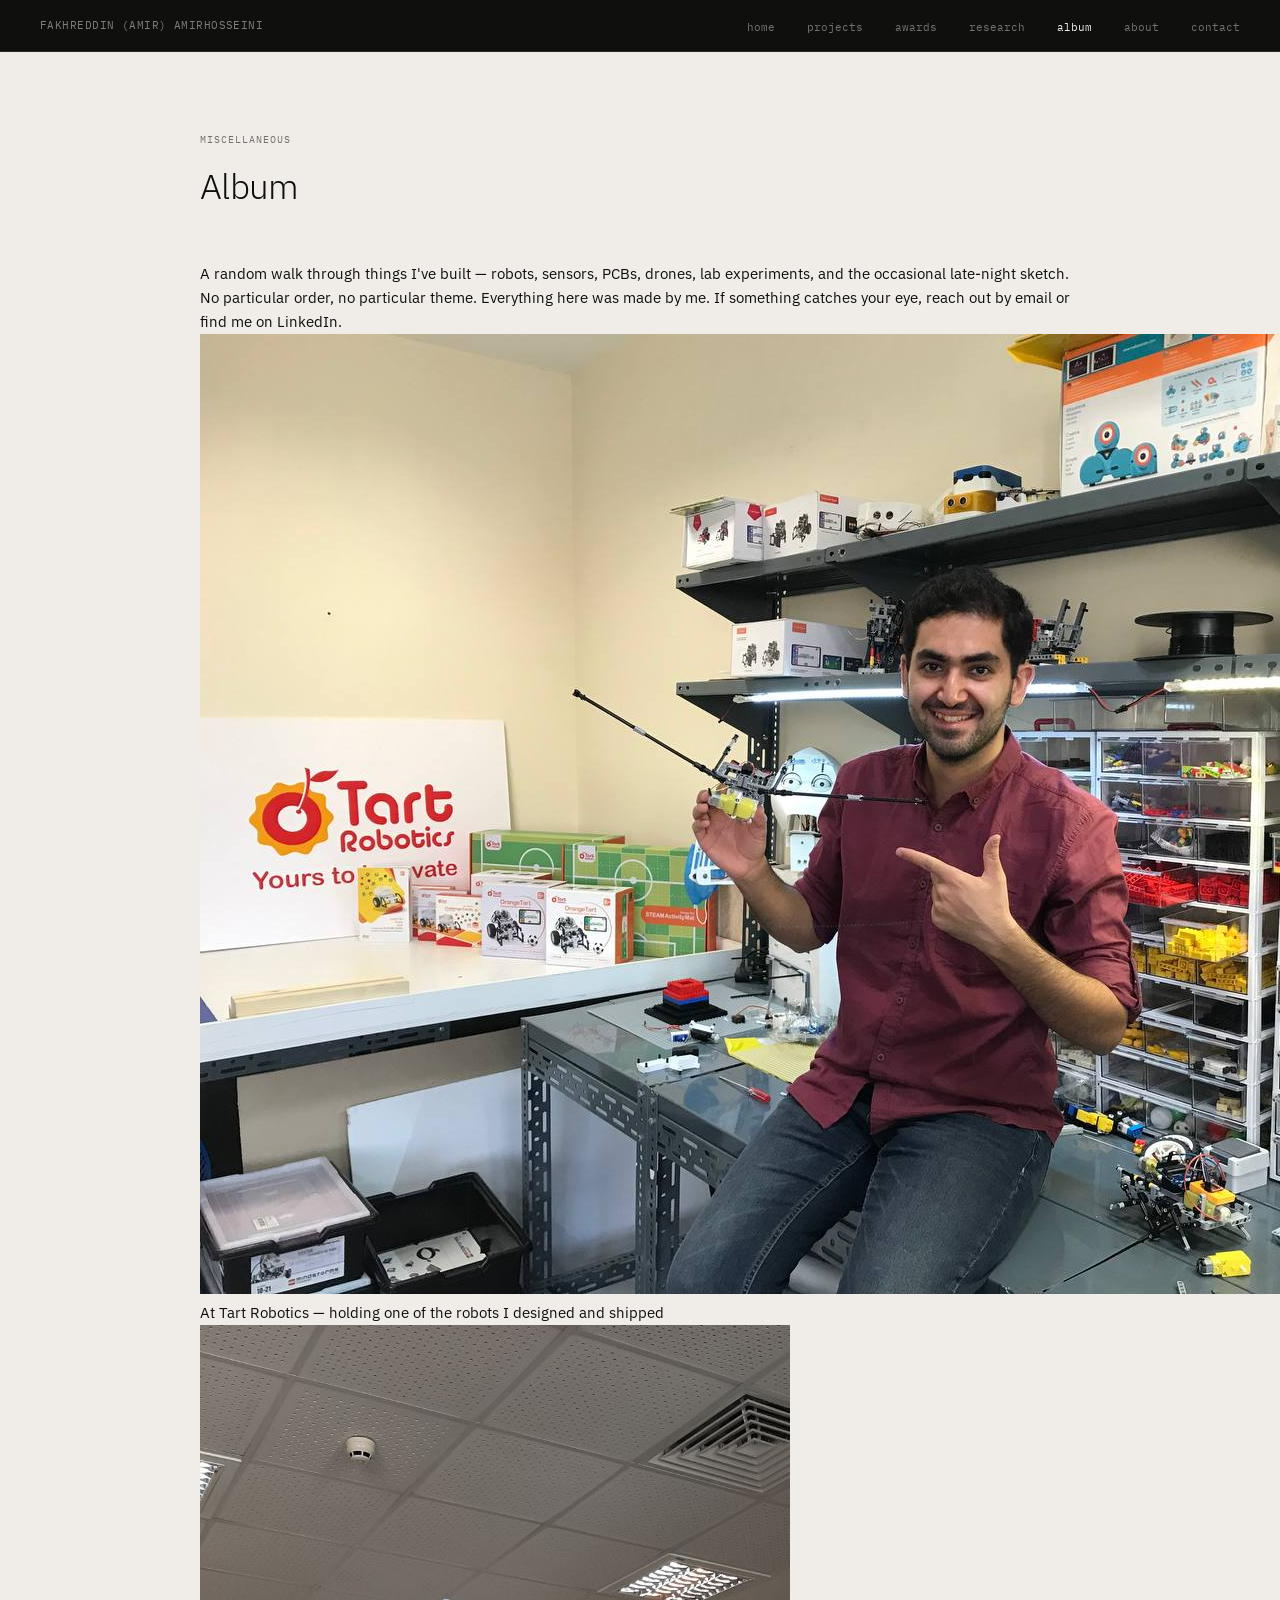
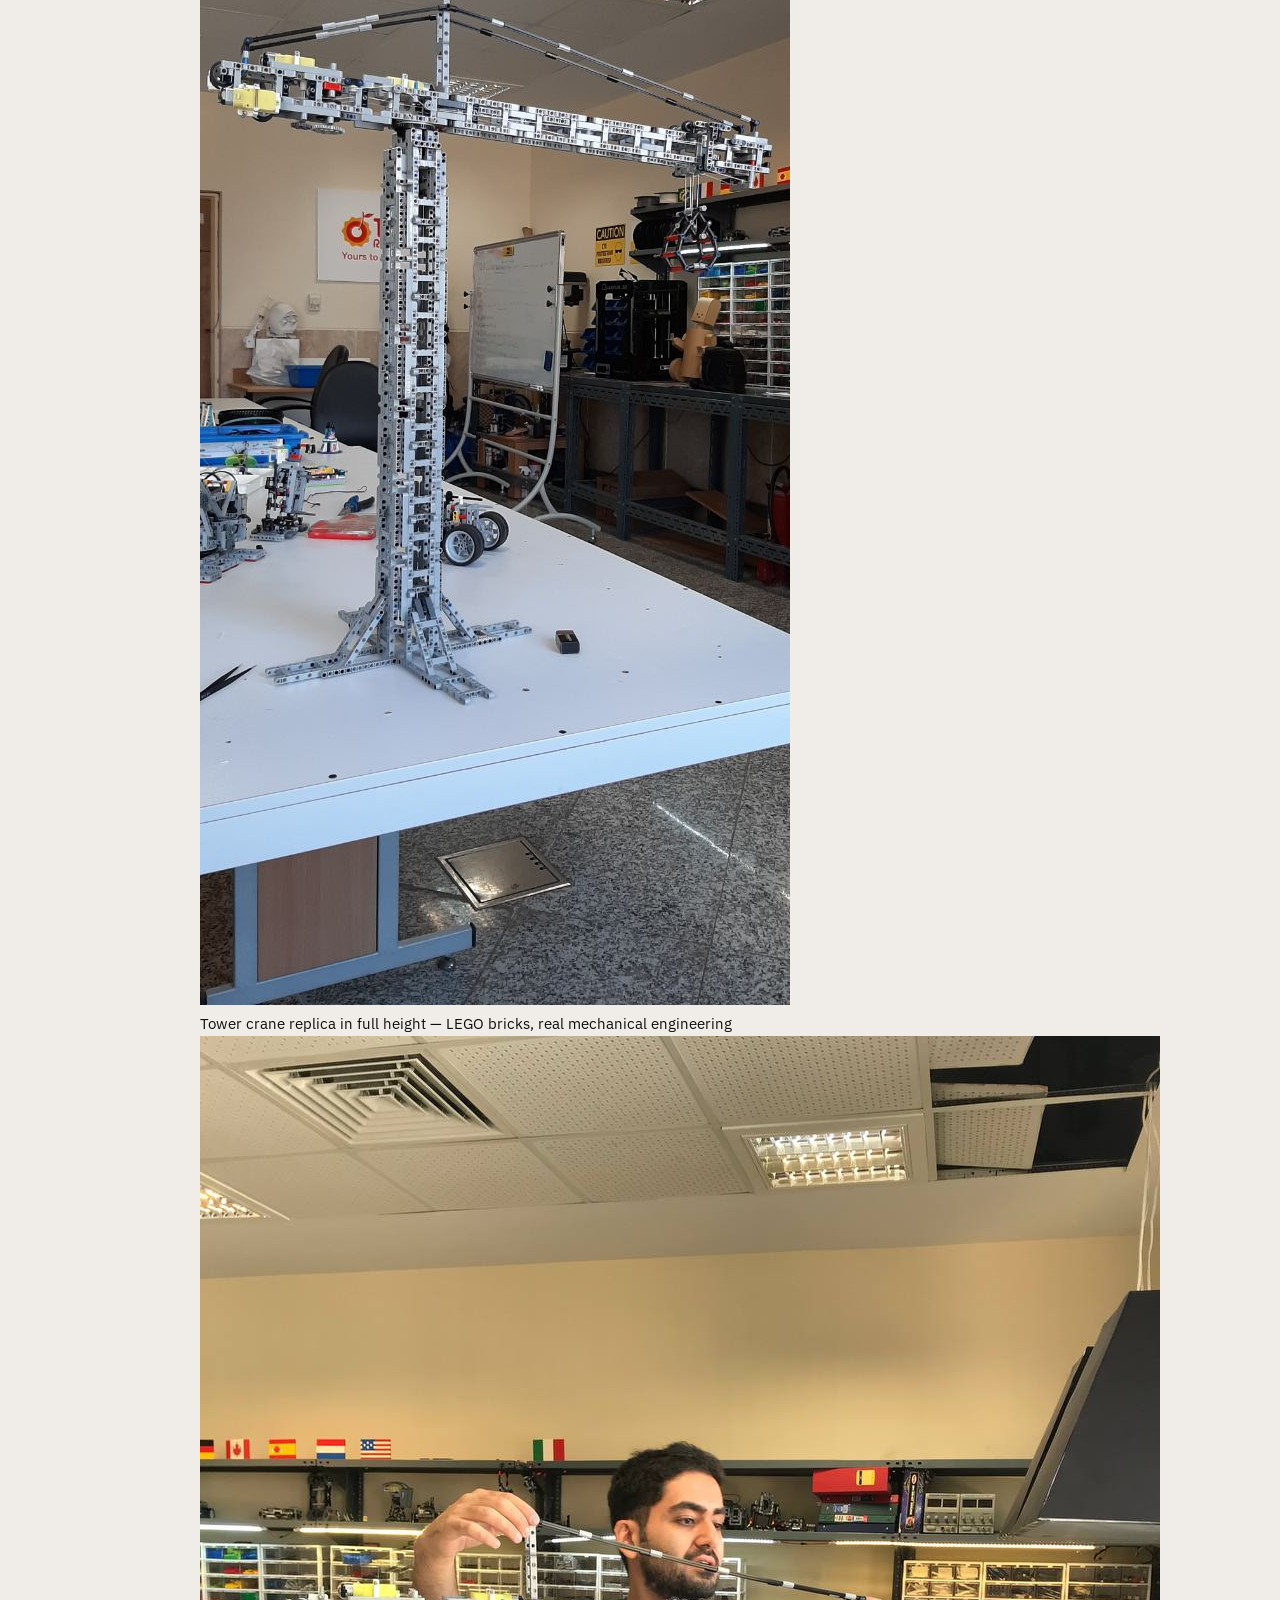
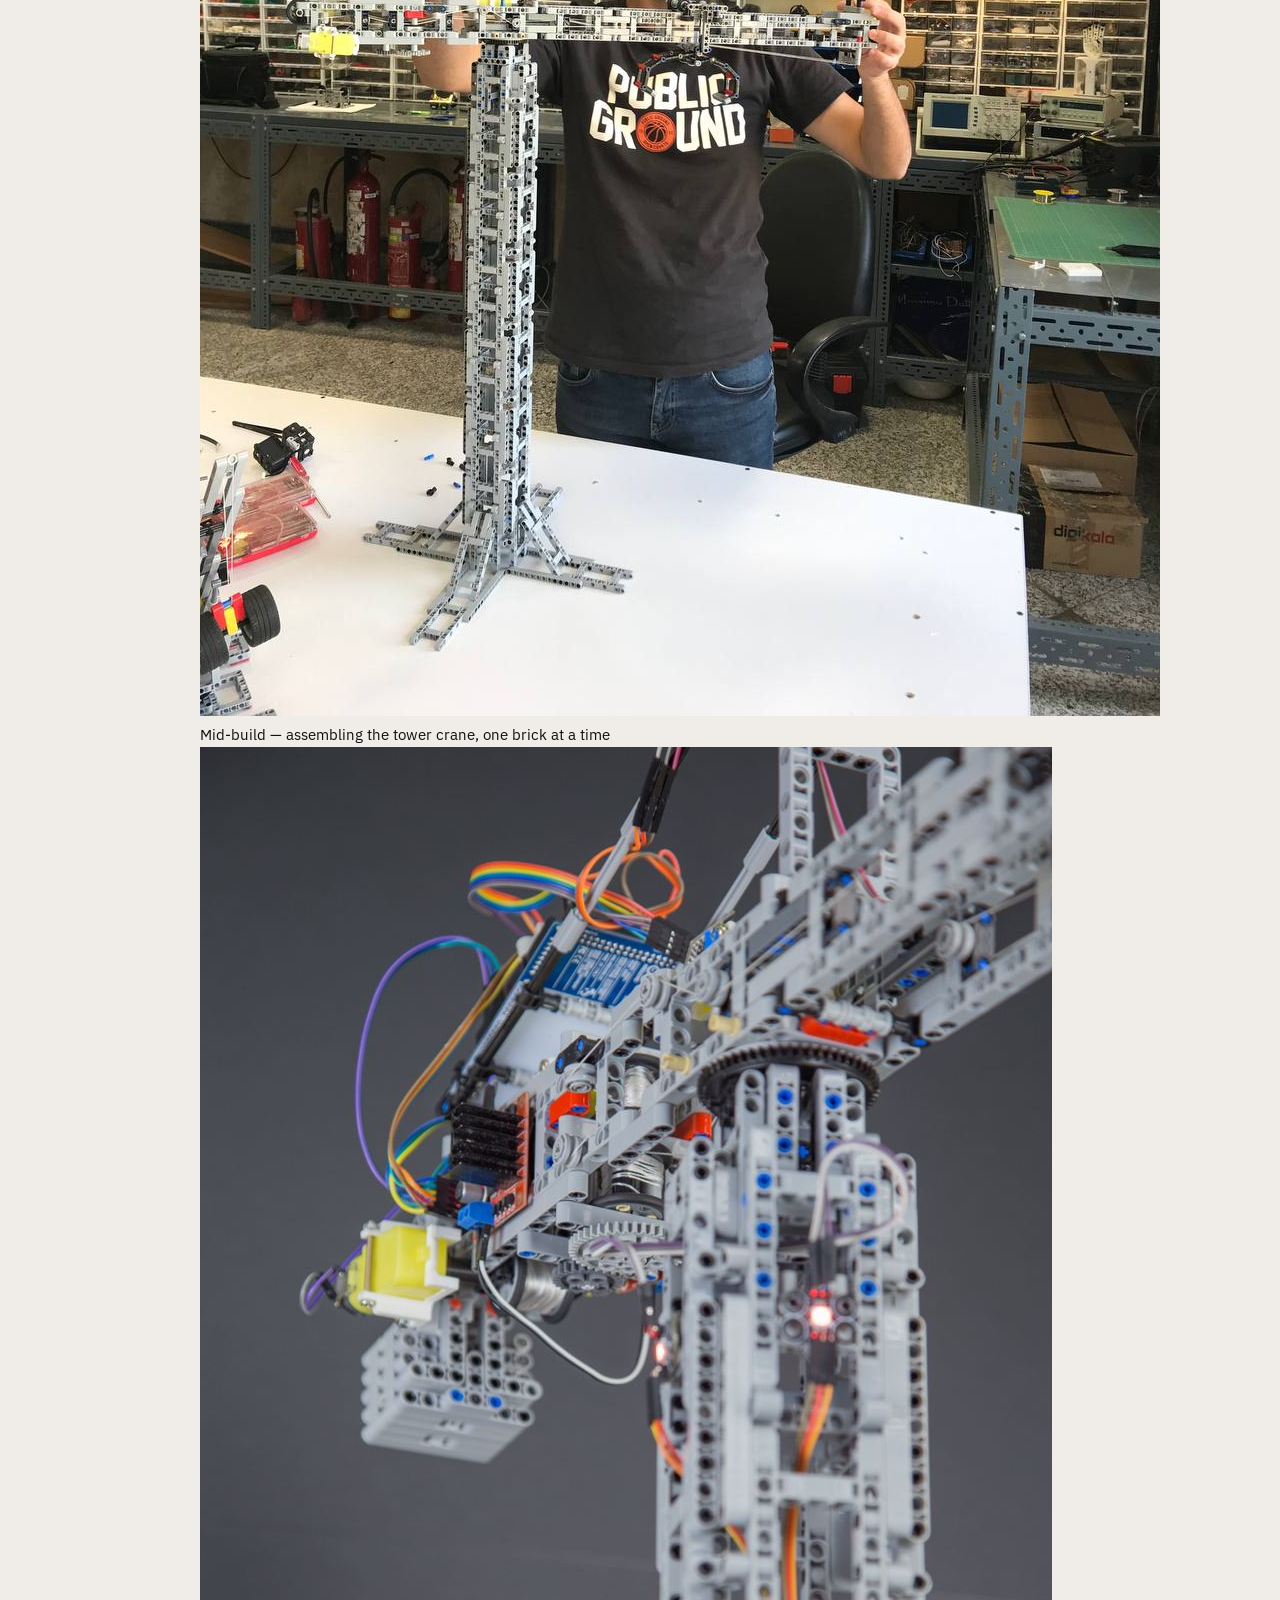
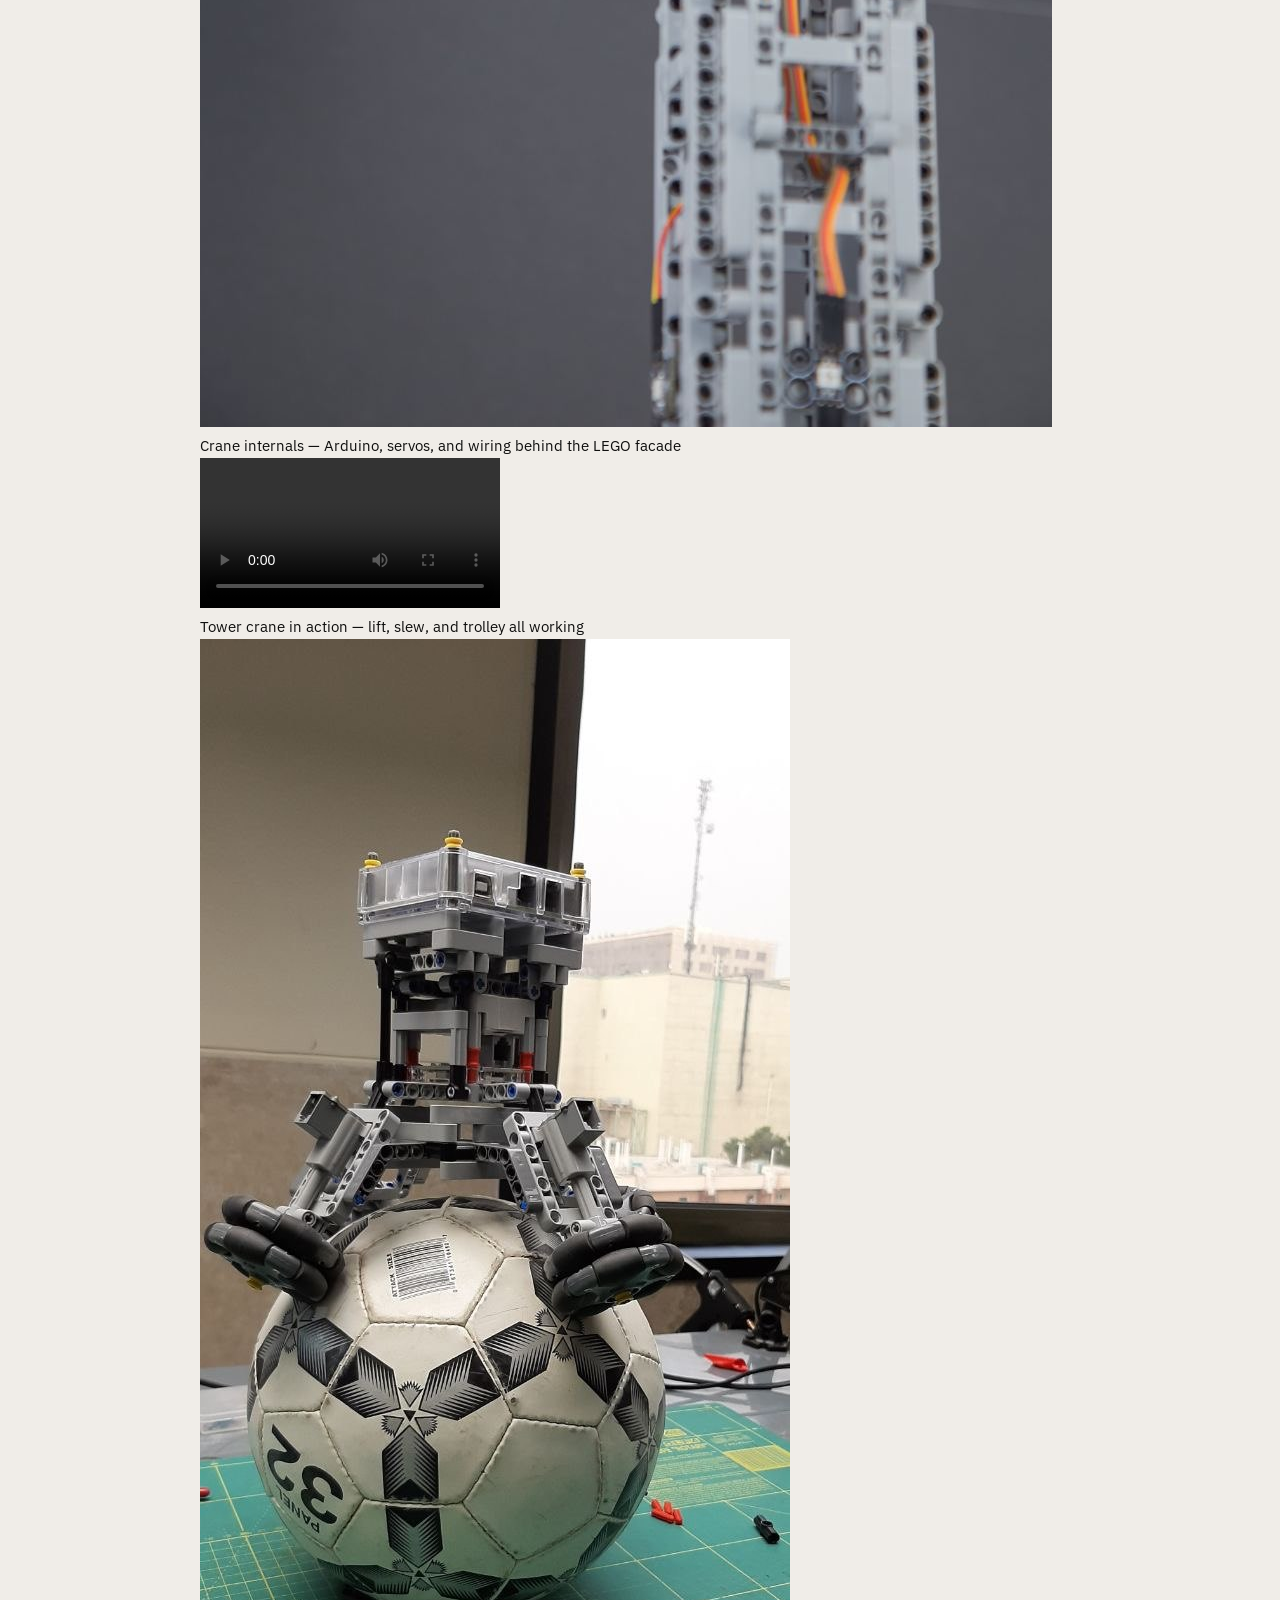
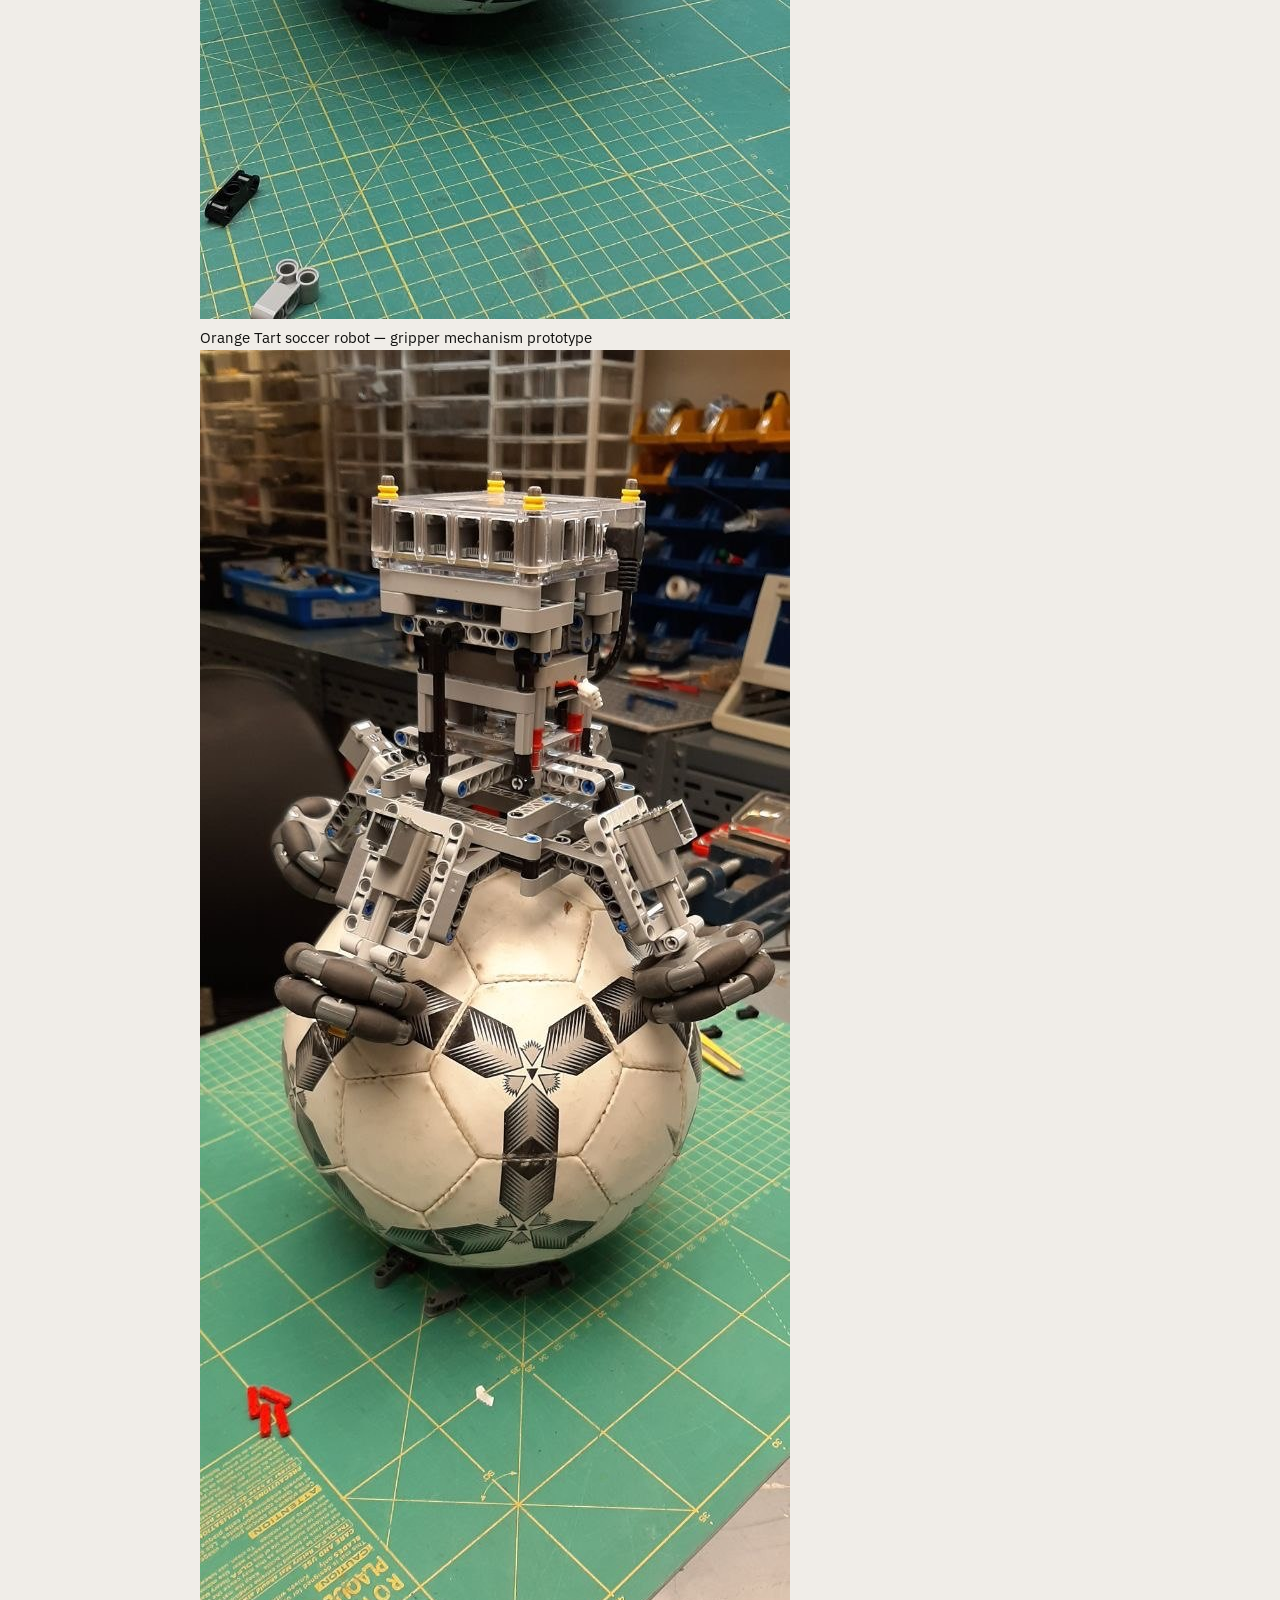
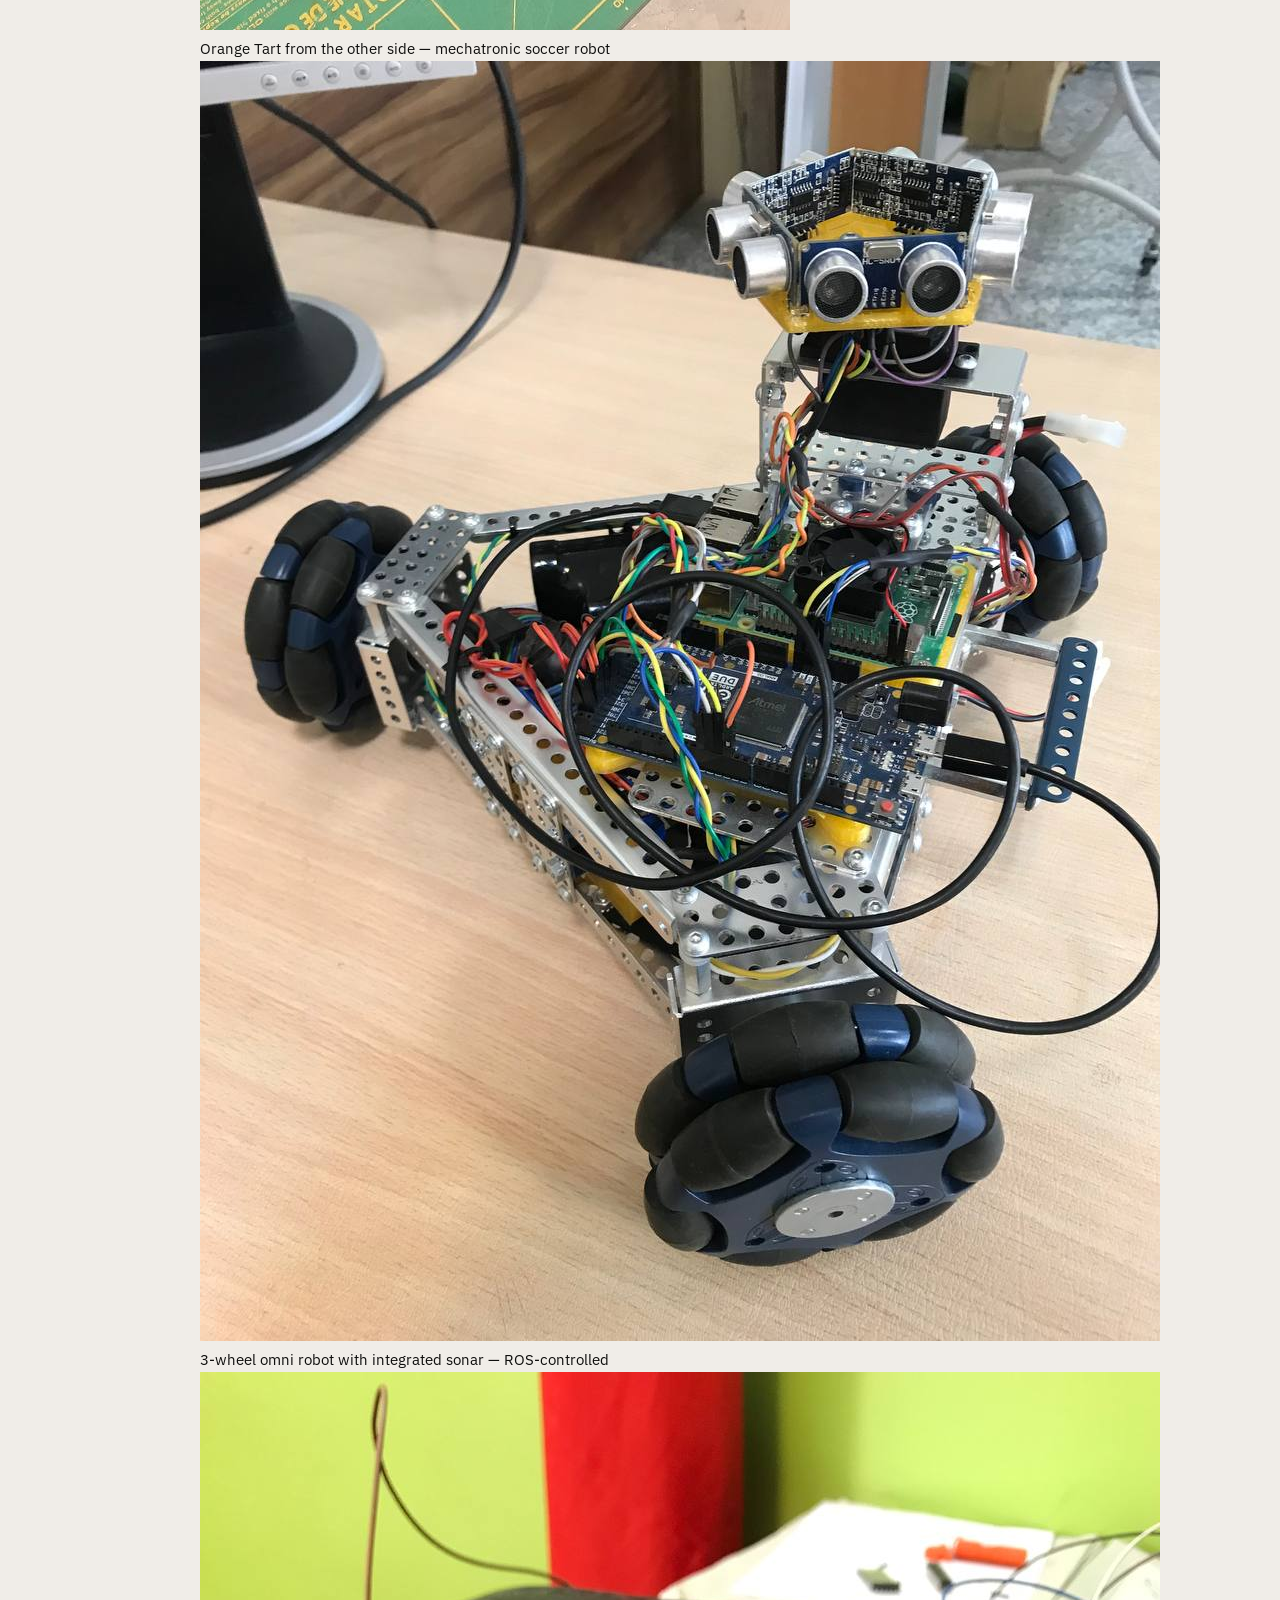
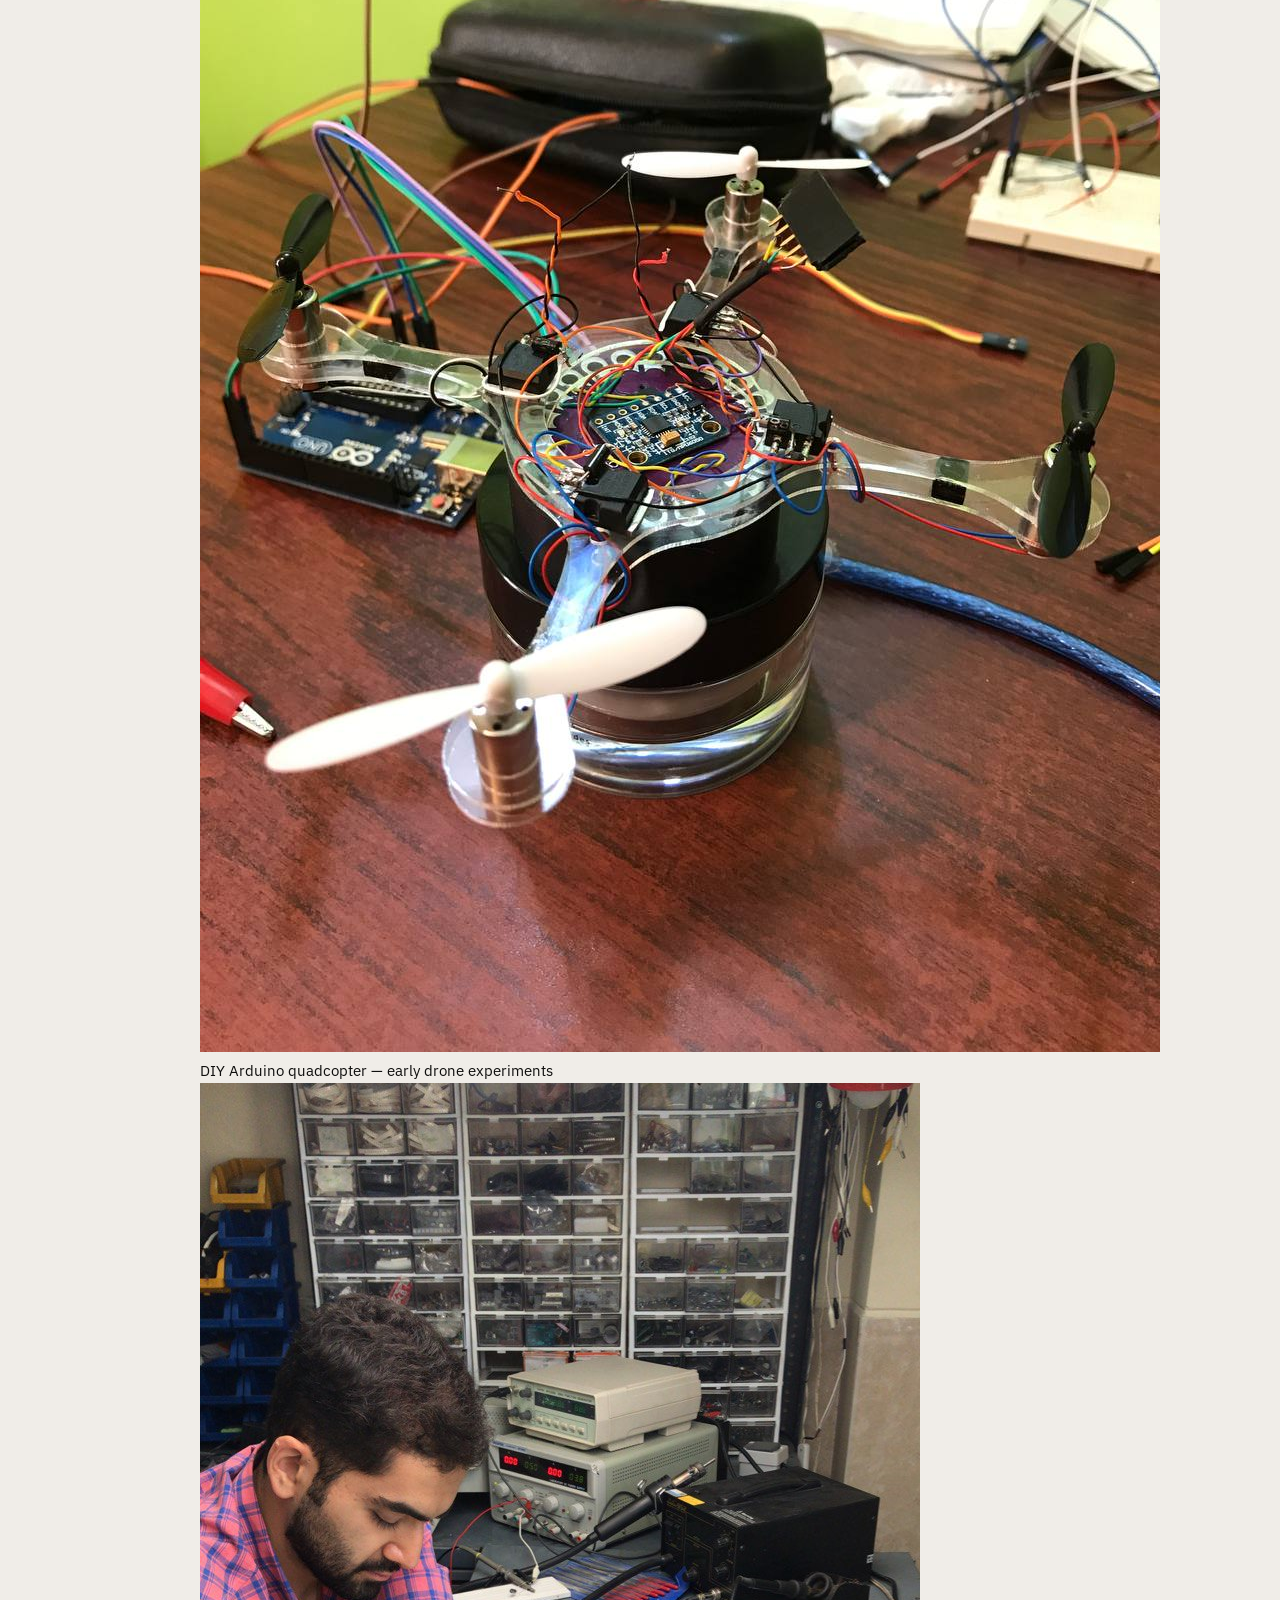
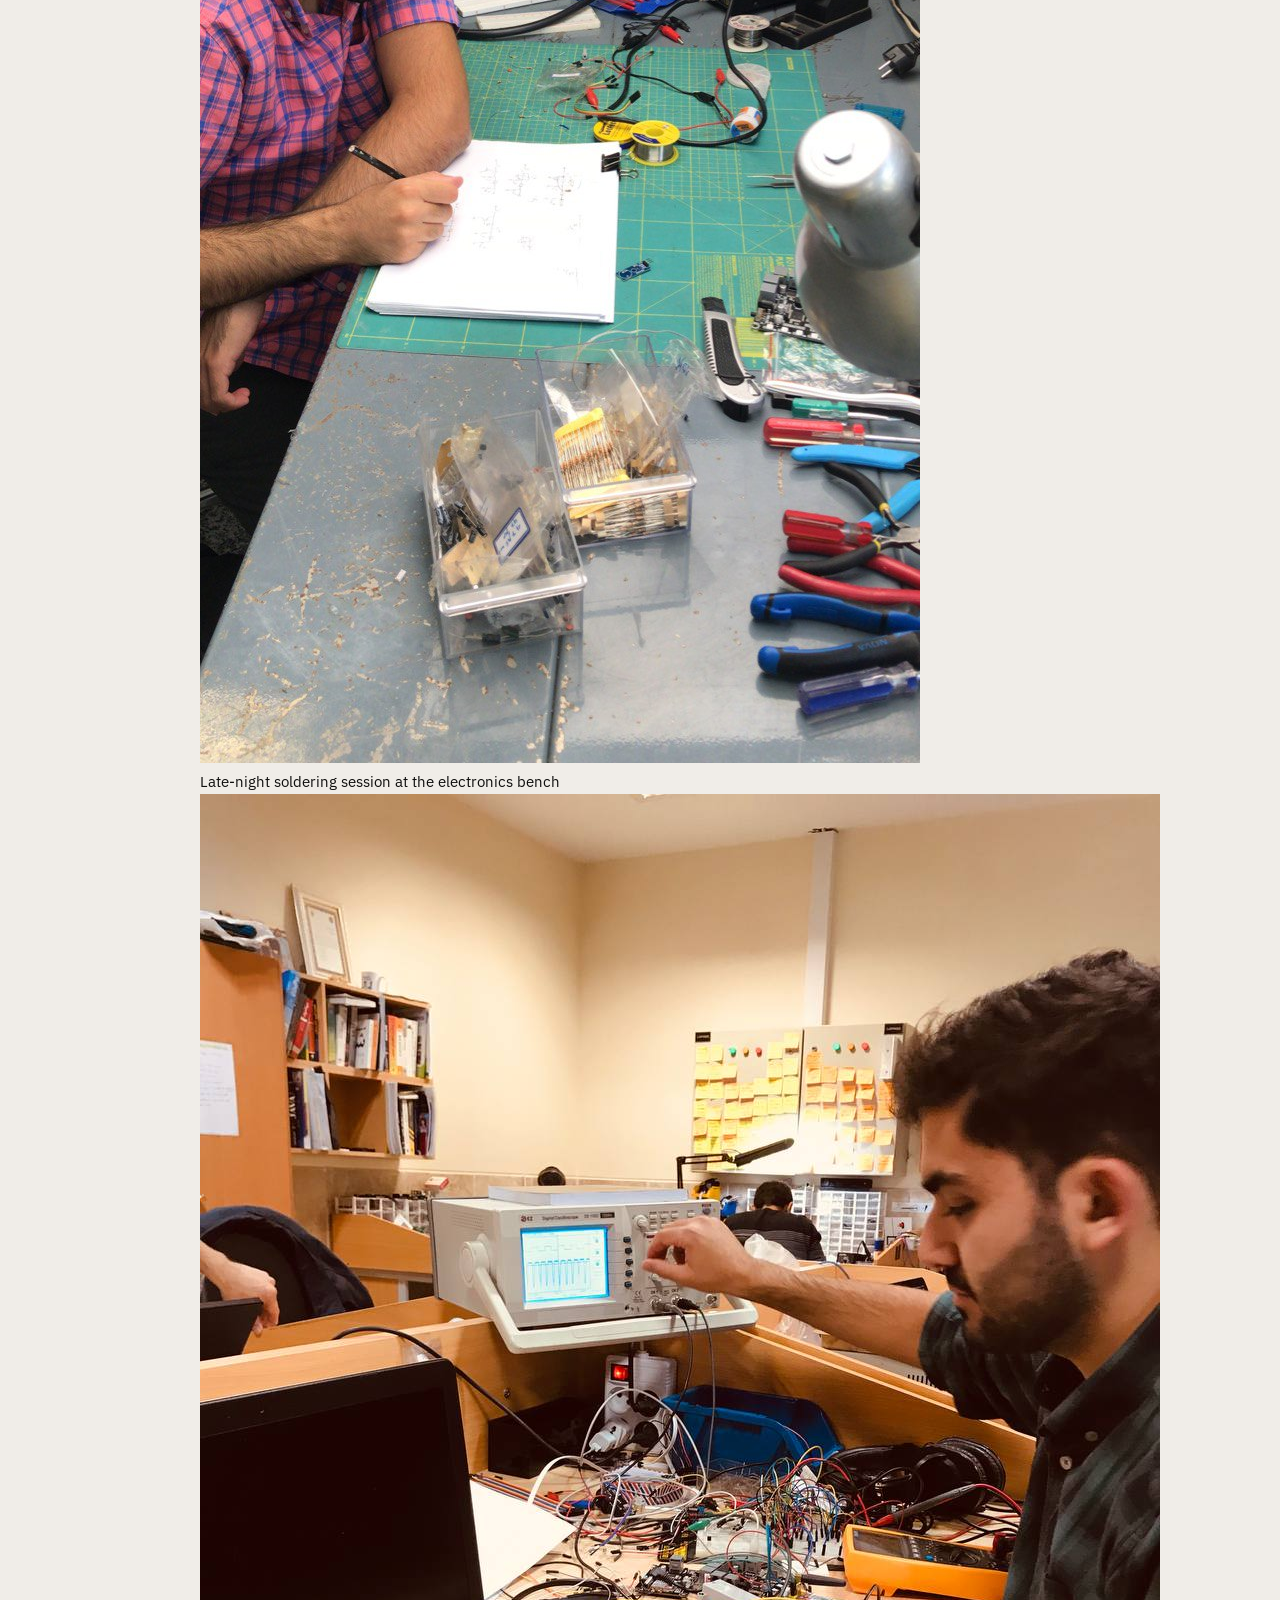
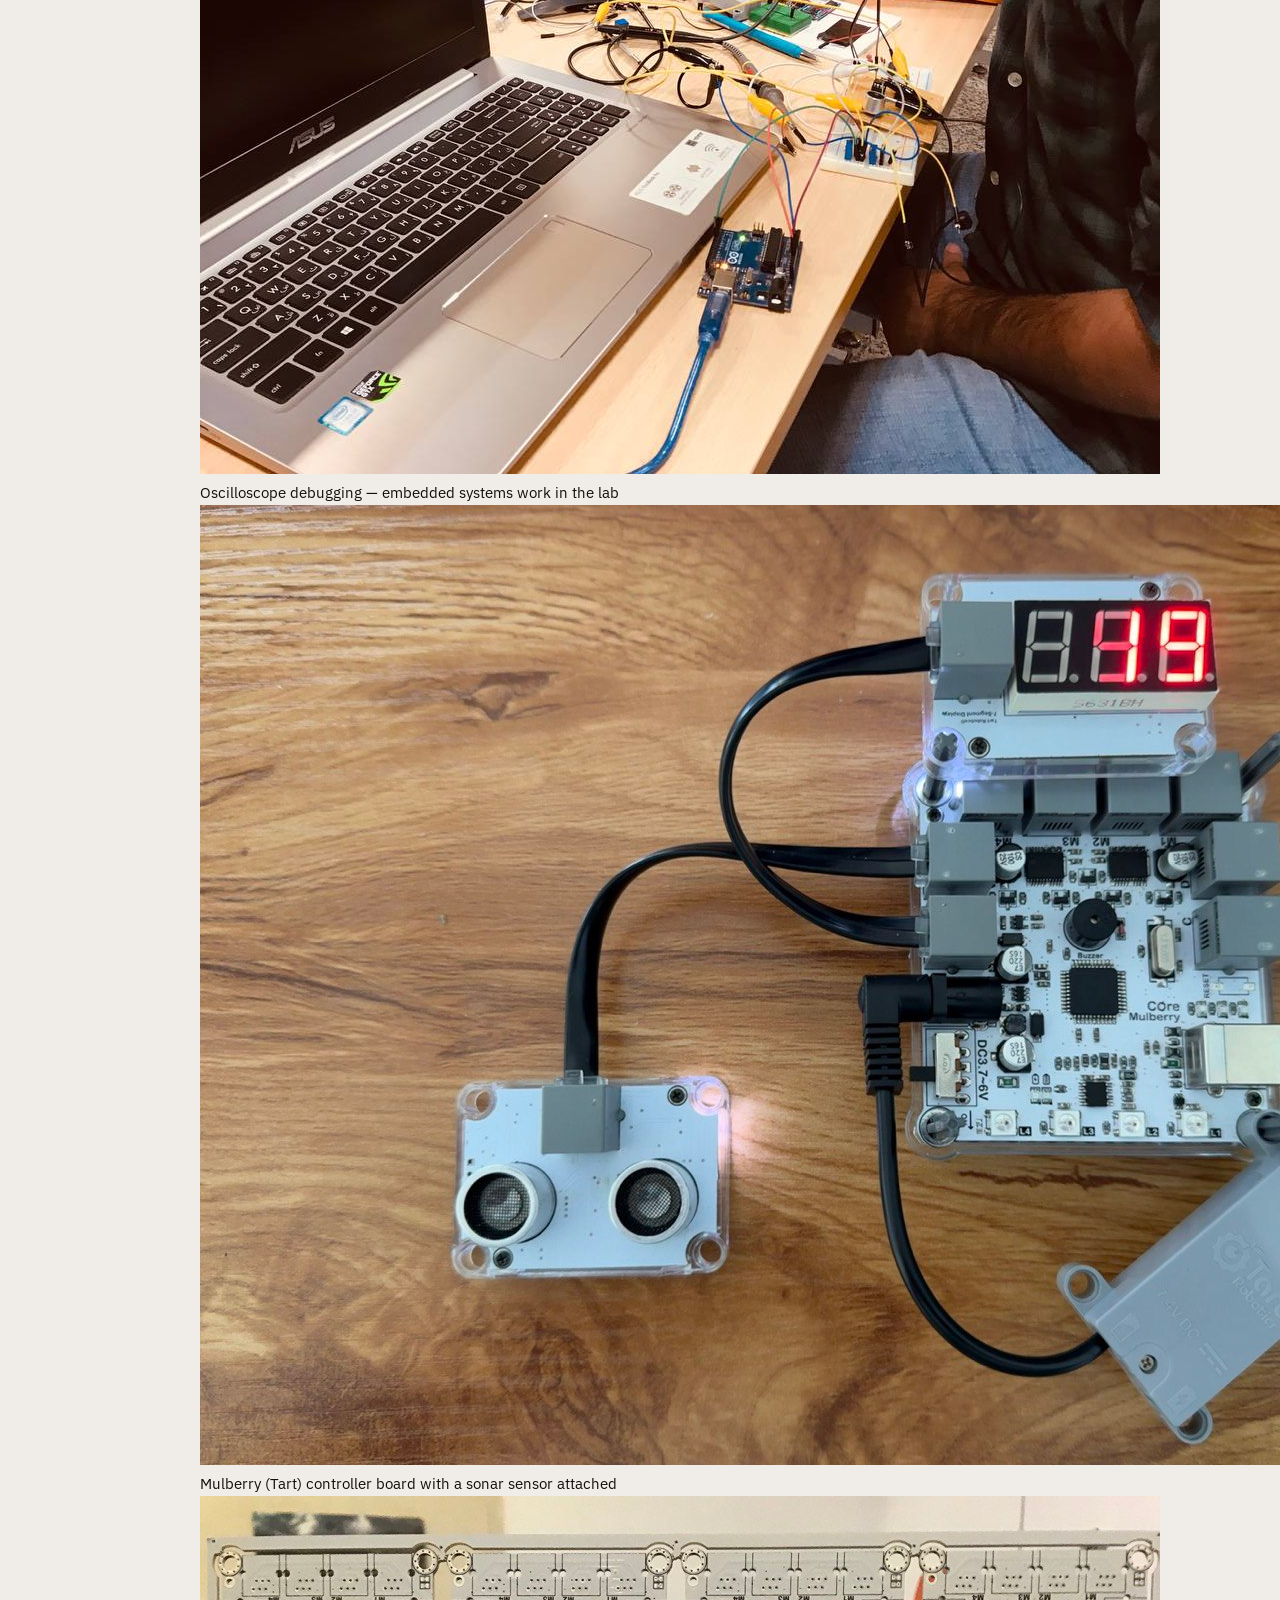
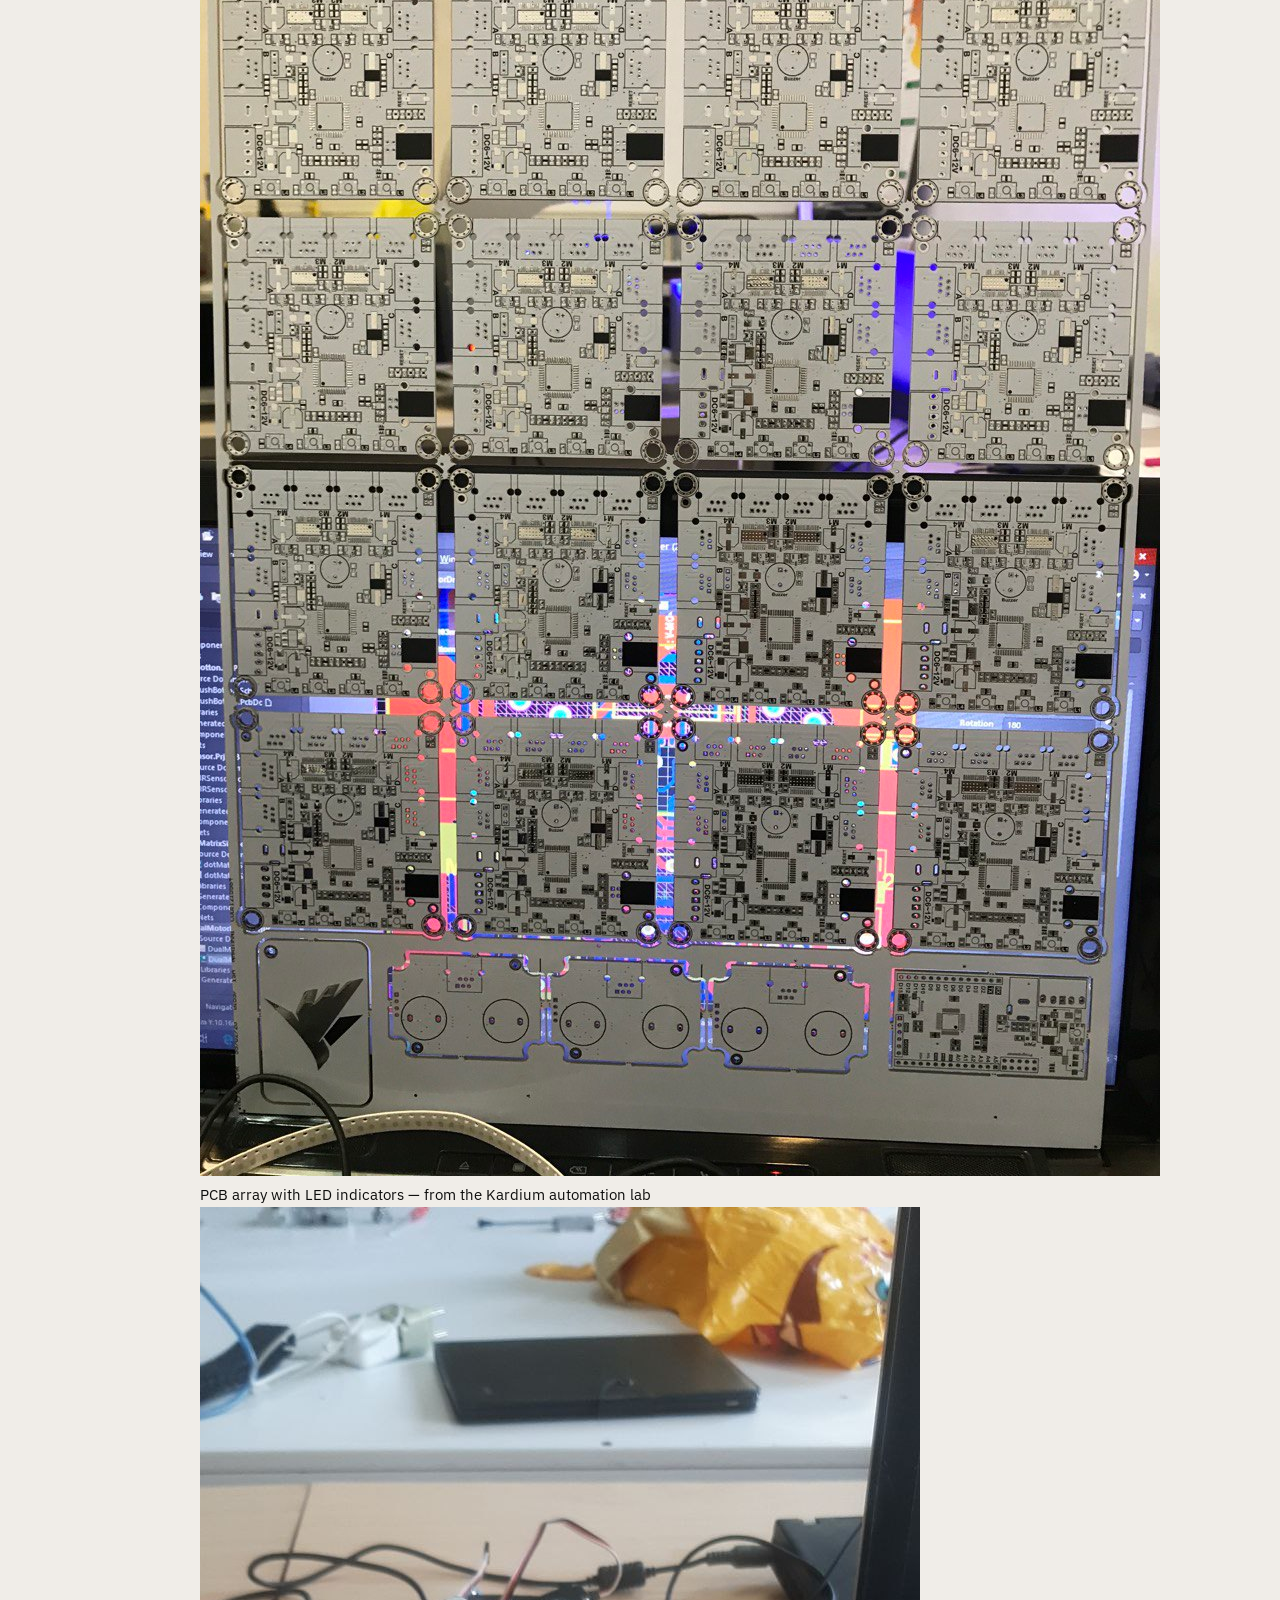
<file: album.html>
<!DOCTYPE html>
<html lang="en">
<head>
  <meta charset="UTF-8" />
  <meta name="viewport" content="width=device-width, initial-scale=1.0" />
  <title>Album — Fakhreddin (Amir) Amirhosseini</title>
  <link rel="preconnect" href="https://fonts.googleapis.com" />
  <link rel="preconnect" href="https://fonts.gstatic.com" crossorigin />
  <link href="https://fonts.googleapis.com/css2?family=IBM+Plex+Mono:wght@400;500&family=IBM+Plex+Sans:wght@300;400;500&display=swap" rel="stylesheet" />
  <link rel="stylesheet" href="style.css" />
</head>
<body>

<!-- NAV -->
<nav>
  <a href="index.html" class="nav-name">FAKHREDDIN (AMIR) AMIRHOSSEINI</a>
  <ul class="nav-links">
    <li><a href="index.html">home</a></li>
    <li><a href="projects.html">projects</a></li>
    <li><a href="index.html#awards">awards</a></li>
    <li><a href="index.html#research">research</a></li>
    <li><a href="album.html" class="nav-current">album</a></li>
    <li><a href="index.html#about">about</a></li>
    <li><a href="index.html#contact">contact</a></li>
  </ul>
</nav>

<!-- ALBUM -->
<section class="album-section" id="album">
  <div class="section-inner">
    <p class="section-kicker">miscellaneous</p>
    <h2>Album</h2>
    <p class="album-intro">
      A random walk through things I've built — robots, sensors, PCBs, drones, lab experiments,
      and the occasional late-night sketch. No particular order, no particular theme.
      Everything here was made by me. If something catches your eye,
      <a href="mailto:fakhredin0098@gmail.com">reach out by email</a> or
      <a href="https://linkedin.com/in/faamir/" target="_blank" rel="noopener">find me on LinkedIn</a>.
    </p>
    <div class="album-grid">

      <div class="album-item">
        <img src="assets/other/photo_2025-08-11_20-09-08.jpg" alt="At Tart Robotics" loading="lazy" />
        <p class="album-caption">At Tart Robotics — holding one of the robots I designed and shipped</p>
      </div>

      <div class="album-item">
        <img src="assets/other/photo_2026-04-19_17-39-02.jpg" alt="Tower crane" loading="lazy" />
        <p class="album-caption">Tower crane replica in full height — LEGO bricks, real mechanical engineering</p>
      </div>

      <div class="album-item">
        <img src="assets/other/photo_2025-08-11_20-14-03.jpg" alt="Building the tower crane" loading="lazy" />
        <p class="album-caption">Mid-build — assembling the tower crane, one brick at a time</p>
      </div>

      <div class="album-item">
        <img src="assets/other/photo_2020-11-06_09-13-36.jpg" alt="Tower crane internals" loading="lazy" />
        <p class="album-caption">Crane internals — Arduino, servos, and wiring behind the LEGO facade</p>
      </div>

      <div class="album-item album-item--video">
        <video data-lazy controls preload="none">
          <source data-src="assets/other/Crane_Project.mp4" type="video/mp4">
        </video>
        <p class="album-caption">Tower crane in action — lift, slew, and trolley all working</p>
      </div>

      <div class="album-item">
        <img src="assets/other/photo_2026-04-19_17-41-34.jpg" alt="Orange Tart soccer robot" loading="lazy" />
        <p class="album-caption">Orange Tart soccer robot — gripper mechanism prototype</p>
      </div>

      <div class="album-item">
        <img src="assets/other/photo_2026-04-19_17-41-40.jpg" alt="Orange Tart from another angle" loading="lazy" />
        <p class="album-caption">Orange Tart from the other side — mechatronic soccer robot</p>
      </div>

      <div class="album-item">
        <img src="assets/other/photo_2025-08-11_20-24-06.jpg" alt="3-wheel omni robot" loading="lazy" />
        <p class="album-caption">3-wheel omni robot with integrated sonar — ROS-controlled</p>
      </div>

      <div class="album-item">
        <img src="assets/other/photo_2025-08-11_19-57-38.jpg" alt="DIY quadcopter" loading="lazy" />
        <p class="album-caption">DIY Arduino quadcopter — early drone experiments</p>
      </div>

      <div class="album-item">
        <img src="assets/other/photo_2025-09-15_20-36-05.jpg" alt="Soldering session" loading="lazy" />
        <p class="album-caption">Late-night soldering session at the electronics bench</p>
      </div>

      <div class="album-item">
        <img src="assets/other/photo_2025-08-11_20-05-36.jpg" alt="Oscilloscope debugging" loading="lazy" />
        <p class="album-caption">Oscilloscope debugging — embedded systems work in the lab</p>
      </div>

      <div class="album-item">
        <img src="assets/other/photo_2025-09-16_13-27-52.jpg" alt="Tart controller board" loading="lazy" />
        <p class="album-caption">Mulberry (Tart) controller board with a sonar sensor attached</p>
      </div>

      <div class="album-item">
        <img src="assets/other/photo_2025-09-15_20-41-23.jpg" alt="Kardium PCB array" loading="lazy" />
        <p class="album-caption">PCB array with LED indicators — from the Kardium automation lab</p>
      </div>

      <div class="album-item">
        <img src="assets/other/photo_2025-07-30_20-33-25.jpg" alt="Multi-sonar PCB" loading="lazy" />
        <p class="album-caption">Multi-sonar array PCB — inductive sensor research prototype</p>
      </div>

      <div class="album-item">
        <img src="assets/other/photo_2025-07-28_21-58-16.jpg" alt="Aluminate sensor lab" loading="lazy" />
        <p class="album-caption">Aluminate sensor field test — bucket setup with a network analyzer</p>
      </div>

      <div class="album-item">
        <img src="assets/other/photo_2026-04-19_17-42-11.jpg" alt="High-temp furnace test" loading="lazy" />
        <p class="album-caption">Sensor testing inside a Pyradia high-temperature furnace — Aluminate research</p>
      </div>

      <div class="album-item">
        <img src="assets/other/photo_2026-04-19_17-42-42.jpg" alt="Microfluidic chips" loading="lazy" />
        <p class="album-caption">PDMS microfluidic lab-on-chip — B.Sc. thesis work</p>
      </div>

      <div class="album-item">
        <img src="assets/other/photo_2026-04-19_17-42-47.jpg" alt="Microfluidic chips close-up" loading="lazy" />
        <p class="album-caption">Another batch of microfluidic chips under fabrication</p>
      </div>

      <div class="album-item">
        <img src="assets/other/photo_2021-12-07_11-09-15.jpg" alt="Tangible coding blocks" loading="lazy" />
        <p class="album-caption">Computer vision detecting tangible coding blocks in real time</p>
      </div>

      <div class="album-item">
        <img src="assets/other/photo_2021-12-07_11-09-54.jpg" alt="Block detection with bounding boxes" loading="lazy" />
        <p class="album-caption">Bounding boxes overlaid — custom CV pipeline for tangible coding robot</p>
      </div>

      <div class="album-item">
        <img src="assets/other/photo_2025-08-12_01-08-39.jpg" alt="Mechanical sketches" loading="lazy" />
        <p class="album-caption">Sketching a crab-walk leg mechanism — 1 AM ideas</p>
      </div>

      <div class="album-item">
        <img src="assets/other/photo_2025-08-12_01-08-41.jpg" alt="Rover design sketches" loading="lazy" />
        <p class="album-caption">Rover locomotion schemes — exploring different leg configurations</p>
      </div>

      <div class="album-item">
        <img src="assets/other/photo_2025-08-12_01-08-42.jpg" alt="4-leg mechanism sketches" loading="lazy" />
        <p class="album-caption">Leg mechanism concepts for a 4-legged walking robot</p>
      </div>

      <div class="album-item album-item--video">
        <video data-lazy controls preload="none">
          <source data-src="assets/other/video_2026-04-19_17-38-30.mp4" type="video/mp4">
        </video>
        <p class="album-caption">// clip</p>
      </div>

      <div class="album-item album-item--video">
        <video data-lazy controls preload="none">
          <source data-src="assets/other/video_2026-04-19_17-38-56.mp4" type="video/mp4">
        </video>
        <p class="album-caption">// clip</p>
      </div>

      <div class="album-item album-item--video">
        <video data-lazy controls preload="none">
          <source data-src="assets/other/video_2026-04-19_17-46-58.mp4" type="video/mp4">
        </video>
        <p class="album-caption">// clip</p>
      </div>

      <div class="album-item album-item--video">
        <video data-lazy controls preload="none">
          <source data-src="assets/other/video_2026-04-19_17-48-08.mp4" type="video/mp4">
        </video>
        <p class="album-caption">// clip</p>
      </div>

      <div class="album-item album-item--video">
        <video data-lazy controls preload="none">
          <source data-src="assets/other/video_2026-04-19_17-48-56.mp4" type="video/mp4">
        </video>
        <p class="album-caption">// clip</p>
      </div>

      <div class="album-item album-item--video">
        <video data-lazy controls preload="none">
          <source data-src="assets/other/video_2026-04-19_17-49-16.mp4" type="video/mp4">
        </video>
        <p class="album-caption">// clip</p>
      </div>

      <div class="album-item album-item--video">
        <video data-lazy controls preload="none">
          <source data-src="assets/other/video_2026-04-19_17-49-36.mp4" type="video/mp4">
        </video>
        <p class="album-caption">// clip</p>
      </div>

      <div class="album-item album-item--video">
        <video data-lazy controls preload="none">
          <source data-src="assets/other/video_2026-04-19_17-49-44.mp4" type="video/mp4">
        </video>
        <p class="album-caption">// clip</p>
      </div>

      <div class="album-item album-item--video">
        <video data-lazy controls preload="none">
          <source data-src="assets/other/video_2026-04-19_17-50-07.mp4" type="video/mp4">
        </video>
        <p class="album-caption">// clip</p>
      </div>

      <div class="album-item album-item--video">
        <video data-lazy controls preload="none">
          <source data-src="assets/other/video_2026-04-19_17-50-17.mp4" type="video/mp4">
        </video>
        <p class="album-caption">// clip</p>
      </div>

      <div class="album-item album-item--video">
        <video data-lazy controls preload="none">
          <source data-src="assets/other/video_2026-04-19_17-50-30.mp4" type="video/mp4">
        </video>
        <p class="album-caption">// clip</p>
      </div>

      <div class="album-item album-item--video">
        <video data-lazy controls preload="none">
          <source data-src="assets/other/video_2026-04-19_18-01-02.mp4" type="video/mp4">
        </video>
        <p class="album-caption">// clip</p>
      </div>

      <div class="album-item album-item--video">
        <video data-lazy controls preload="none">
          <source data-src="assets/other/video_2026-04-19_18-01-33.mp4" type="video/mp4">
        </video>
        <p class="album-caption">// clip</p>
      </div>

      <div class="album-item album-item--video">
        <video data-lazy controls preload="none">
          <source data-src="assets/other/video_2026-04-19_18-03-46.mp4" type="video/mp4">
        </video>
        <p class="album-caption">// clip</p>
      </div>

      <div class="album-item album-item--video">
        <video data-lazy controls preload="none">
          <source data-src="assets/other/IMG_0571.mov" type="video/mp4">
        </video>
        <p class="album-caption">// clip</p>
      </div>

      <div class="album-item album-item--video">
        <video data-lazy controls preload="none">
          <source data-src="assets/other/IMG_2111.MOV" type="video/mp4">
        </video>
        <p class="album-caption">// clip</p>
      </div>

      <div class="album-item album-item--video">
        <video data-lazy controls preload="none">
          <source data-src="assets/other/IMG_2257.MOV" type="video/mp4">
        </video>
        <p class="album-caption">// clip</p>
      </div>

      <div class="album-item album-item--video">
        <video data-lazy controls preload="none">
          <source data-src="assets/other/IMG_4206.MOV" type="video/mp4">
        </video>
        <p class="album-caption">// clip</p>
      </div>

      <div class="album-item album-item--video">
        <video data-lazy controls preload="none">
          <source data-src="assets/other/IMG_5634.MOV" type="video/mp4">
        </video>
        <p class="album-caption">// clip</p>
      </div>

      <div class="album-item album-item--video">
        <video data-lazy controls preload="none">
          <source data-src="assets/other/IMG_5635.MOV" type="video/mp4">
        </video>
        <p class="album-caption">// clip</p>
      </div>

      <div class="album-item album-item--video">
        <video data-lazy controls preload="none">
          <source data-src="assets/other/IMG_7382.MOV" type="video/mp4">
        </video>
        <p class="album-caption">// clip</p>
      </div>

      <div class="album-item album-item--video">
        <video data-lazy controls preload="none">
          <source data-src="assets/other/IMG_7789.MOV" type="video/mp4">
        </video>
        <p class="album-caption">// clip</p>
      </div>

      <div class="album-item album-item--video">
        <video data-lazy controls preload="none">
          <source data-src="assets/other/Screen Recording 2025-09-16 at 12.07.11 PM.mp4" type="video/mp4">
        </video>
        <p class="album-caption">Screen recording — lab software, Sep 2025</p>
      </div>

    </div>
  </div>
</section>

<!-- FOOTER -->
<footer>
  <span>© <span id="year"></span> Fakhreddin (Amir) Amirhosseini</span>
  <span>github pages</span>
</footer>

<script src="js/main.js" defer></script>

</body>
</html>
</file>
<file: style.css>
/* ── TOKENS ───────────────────────────────────────────── */
:root {
  --bg:       #f0ede8;
  --ink:      #0f0f0e;
  --muted:    #72706c;
  --border:   #d8d4ce;
  --surface:  #e6e2dc;
  --dark:     #0f0f0e;
  --dark-2:   #1c1c1a;
}

/* ── RESET ────────────────────────────────────────────── */
*, *::before, *::after { box-sizing: border-box; margin: 0; padding: 0; }
html { scroll-behavior: smooth; }
body {
  font-family: 'IBM Plex Sans', sans-serif;
  background: var(--bg);
  color: var(--ink);
  font-size: 15px;
  line-height: 1.6;
  -webkit-font-smoothing: antialiased;
}
a { color: inherit; text-decoration: none; }

/* ── NAV ──────────────────────────────────────────────── */
nav {
  position: sticky;
  top: 0;
  z-index: 100;
  display: flex;
  justify-content: space-between;
  align-items: center;
  padding: 0 2.5rem;
  height: 52px;
  background: var(--dark);
  border-bottom: 1px solid #2a2a28;
}
.nav-name {
  font-family: 'IBM Plex Mono', monospace;
  font-size: 11px;
  color: rgba(240,237,232,0.5);
  letter-spacing: 0.04em;
  text-decoration: none;
}
.nav-links a.nav-current { color: var(--bg); }
.nav-links { display: flex; gap: 2rem; list-style: none; }
.nav-links a {
  font-family: 'IBM Plex Mono', monospace;
  font-size: 11px;
  color: rgba(240,237,232,0.45);
  transition: color 0.15s;
}
.nav-links a:hover { color: var(--bg); }

/* ── HERO ─────────────────────────────────────────────── */
.hero {
  background: var(--dark);
  border-bottom: 1px solid #2a2a28;
}
.hero-inner {
  max-width: 960px;
  margin: 0 auto;
  padding: 5.5rem 2.5rem 5rem;
  display: flex;
  align-items: center;
  gap: 4rem;
}
.hero-content { flex: 1; }
.hero-tag {
  font-family: 'IBM Plex Mono', monospace;
  font-size: 12px;
  color: rgba(240,237,232,0.7);
  margin-bottom: 1.5rem;
  letter-spacing: 0.02em;
}
.hero h1 {
  font-size: clamp(2.4rem, 5vw, 4rem);
  font-weight: 300;
  line-height: 1.15;
  letter-spacing: -0.02em;
  color: var(--bg);
  margin-bottom: 1.75rem;
}
.hero-bio {
  font-size: 14px;
  color: rgba(240,237,232,0.5);
  max-width: 460px;
  margin-bottom: 2rem;
  line-height: 1.7;
}
.hero-pills {
  display: flex;
  gap: 6px;
  flex-wrap: wrap;
  margin-bottom: 2.5rem;
}
.pill {
  font-family: 'IBM Plex Mono', monospace;
  font-size: 10px;
  padding: 4px 10px;
  border: 1px solid rgba(240,237,232,0.15);
  color: rgba(240,237,232,0.4);
}
.hero-actions { display: flex; gap: 10px; }

/* hero photo */
.hero-photo {
  width: 164px;
  height: 164px;
  border-radius: 50%;
  overflow: hidden;
  flex-shrink: 0;
  border: 1px solid rgba(240,237,232,0.12);
  background: var(--dark-2);
  display: flex;
  align-items: center;
  justify-content: center;
}
.hero-photo img { width: 100%; height: 100%; object-fit: cover; display: block; }
.hero-photo.no-photo img { display: none; }
.photo-placeholder {
  font-family: 'IBM Plex Mono', monospace;
  font-size: 10px;
  color: rgba(240,237,232,0.15);
}
.hero-photo:not(.no-photo) .photo-placeholder { display: none; }

/* ── BUTTONS ──────────────────────────────────────────── */
.btn {
  display: inline-block;
  font-family: 'IBM Plex Mono', monospace;
  font-size: 11px;
  padding: 9px 20px;
  border: 1px solid var(--border);
  background: transparent;
  color: var(--ink);
  cursor: pointer;
  transition: background 0.15s, border-color 0.15s;
}
.btn:hover { background: var(--surface); }
.btn-primary {
  background: var(--ink);
  color: var(--bg);
  border-color: var(--ink);
}
.btn-primary:hover { opacity: 0.85; }

/* hero buttons overrides */
.hero .btn {
  border-color: rgba(240,237,232,0.2);
  color: rgba(240,237,232,0.7);
}
.hero .btn:hover { background: rgba(240,237,232,0.07); border-color: rgba(240,237,232,0.35); }
.hero .btn-primary {
  background: var(--bg);
  color: var(--ink);
  border-color: var(--bg);
}
.hero .btn-primary:hover { opacity: 0.88; background: var(--bg); }

/* ── SECTION CHROME ───────────────────────────────────── */
.section-inner {
  max-width: 960px;
  margin: 0 auto;
  padding: 5rem 2.5rem;
}
.section-kicker {
  font-family: 'IBM Plex Mono', monospace;
  font-size: 10px;
  color: var(--muted);
  letter-spacing: 0.1em;
  text-transform: uppercase;
  margin-bottom: 0.6rem;
}
.section-inner h2 {
  font-size: clamp(1.6rem, 3vw, 2.2rem);
  font-weight: 300;
  letter-spacing: -0.02em;
  margin-bottom: 3rem;
  color: var(--ink);
}

/* ── PROJECTS ─────────────────────────────────────────── */
.projects-section { border-top: 1px solid var(--border); }
.projects-section .section-inner { padding-bottom: 5rem; }

.section-head {
  display: flex;
  justify-content: space-between;
  align-items: flex-end;
  margin-bottom: 2rem;
  flex-wrap: wrap;
  gap: 12px;
}
.section-head h2 { margin-bottom: 0; }

.filter-row { display: flex; gap: 4px; flex-wrap: wrap; }
.filter-btn {
  font-family: 'IBM Plex Mono', monospace;
  font-size: 10px;
  padding: 5px 13px;
  border: 1px solid var(--border);
  background: transparent;
  color: var(--muted);
  cursor: pointer;
  transition: all 0.12s;
}
.filter-btn:hover { color: var(--ink); border-color: var(--ink); }
.filter-btn.active { background: var(--ink); color: var(--bg); border-color: var(--ink); }

/* ── FEATURED BANNER ──────────────────────────────────── */
.featured-banner {
  display: block;
  position: relative;
  width: 100%;
  height: 360px;
  overflow: hidden;
  margin-bottom: 2rem;
  border: 1px solid var(--border);
}
.featured-banner--hero {
  height: 480px;
  margin-bottom: 0;
  border-left: none;
  border-right: none;
  border-top: none;
}
.featured-banner img,
.featured-banner video {
  width: 100%;
  height: 100%;
  object-fit: cover;
  transition: transform 0.6s ease;
}
.featured-banner:hover img,
.featured-banner:hover video { transform: scale(1.04); }

/* ── VIDEO BANNER (natural aspect ratio, no black bars) ── */
.video-banner {
  position: relative;
  width: 100%;
  overflow: hidden;
  margin-bottom: 0;
  border-bottom: 1px solid var(--border);
}
.video-banner video {
  display: block;
  width: 100%;
  height: auto;
}

/* ── LEGO VIDEO (home page, natural aspect ratio in section-inner) ── */
.lego-video-banner {
  display: block;
  position: relative;
  width: 100%;
  border: 1px solid var(--border);
  overflow: hidden;
  cursor: default;
}
.lego-video-banner video {
  display: block;
  width: 100%;
  height: auto;
}

/* Controls bar — hidden until hover */
.lego-controls {
  position: absolute;
  bottom: 0;
  left: 0;
  right: 0;
  display: flex;
  align-items: center;
  gap: 0.75rem;
  padding: 0.75rem 1rem;
  background: linear-gradient(to top, rgba(0,0,0,0.7) 0%, transparent 100%);
  opacity: 0;
  transition: opacity 0.2s ease;
  pointer-events: none;
}
.lego-video-banner:hover .lego-controls {
  opacity: 1;
  pointer-events: auto;
}

/* Seek slider */
.lego-seek {
  flex: 1;
  -webkit-appearance: none;
  appearance: none;
  height: 3px;
  border-radius: 2px;
  background: linear-gradient(
    to right,
    rgba(255,255,255,0.9) 0%,
    rgba(255,255,255,0.9) var(--pct, 0%),
    rgba(255,255,255,0.25) var(--pct, 0%),
    rgba(255,255,255,0.25) 100%
  );
  outline: none;
  cursor: pointer;
  border: none;
}
.lego-seek::-webkit-slider-thumb {
  -webkit-appearance: none;
  width: 13px;
  height: 13px;
  border-radius: 50%;
  background: #fff;
  cursor: pointer;
  box-shadow: 0 1px 3px rgba(0,0,0,0.4);
}
.lego-seek::-moz-range-thumb {
  width: 13px;
  height: 13px;
  border-radius: 50%;
  background: #fff;
  cursor: pointer;
  border: none;
  box-shadow: 0 1px 3px rgba(0,0,0,0.4);
}

/* Fullscreen button */
.lego-fullscreen-btn {
  background: none;
  border: none;
  cursor: pointer;
  padding: 0;
  line-height: 0;
  opacity: 0.85;
  flex-shrink: 0;
}
.lego-fullscreen-btn:hover { opacity: 1; }
.featured-overlay {
  position: absolute;
  inset: 0;
  background: linear-gradient(to top, rgba(0,0,0,0.82) 0%, rgba(0,0,0,0.2) 50%, transparent 100%);
  display: flex;
  flex-direction: column;
  justify-content: flex-end;
  padding: 2.5rem 3rem;
}
.featured-tag {
  font-family: 'IBM Plex Mono', monospace;
  font-size: 11px;
  color: rgba(255,255,255,0.8);
  letter-spacing: 0.08em;
  margin-bottom: 0.6rem;
}
.featured-overlay h3 {
  font-size: clamp(1.5rem, 3vw, 2.2rem);
  font-weight: 300;
  color: #fff;
  letter-spacing: -0.02em;
  margin-bottom: 0.5rem;
}
.featured-overlay p { font-size: 13px; color: rgba(255,255,255,0.6); max-width: 500px; }

/* ── LEGO NOTE ────────────────────────────────────────── */
.lego-note {
  font-family: 'IBM Plex Mono', monospace;
  font-size: 12px;
  color: var(--ink);
  margin-bottom: 1.5rem;
}

/* ── GRID NOTE (full-width row inside .grid) ──────────── */
.grid-note {
  grid-column: 1 / -1;
  font-family: 'IBM Plex Mono', monospace;
  font-size: 11px;
  color: var(--ink);
  padding: 0.75rem 20px 1rem;
  background: var(--bg);
  border-top: 1px solid var(--border);
}

/* ── PORTFOLIO / GALLERY NOTES ────────────────────────── */
.portfolio-note,
.gallery-note {
  font-family: 'IBM Plex Mono', monospace;
  font-size: 11px;
  color: var(--ink);
  margin-top: 0.5rem;
  margin-bottom: 1.5rem;
}

/* ── GRID + CARDS ─────────────────────────────────────── */
.grid {
  display: grid;
  grid-template-columns: repeat(auto-fill, minmax(270px, 1fr));
  gap: 1px;
  background: var(--border);
  border: 1px solid var(--border);
}
.grid-group-label {
  grid-column: 1 / -1;
  font-family: 'IBM Plex Mono', monospace;
  font-size: 10px;
  color: var(--muted);
  letter-spacing: 0.1em;
  text-transform: uppercase;
  padding: 1.25rem 20px 0.75rem;
  border-top: 1px solid var(--border);
  background: var(--bg);
}
.grid-group-label:first-child { border-top: none; padding-top: 0.6rem; }

.card {
  background: var(--bg);
  display: flex;
  flex-direction: column;
  transition: background 0.15s;
}
.card:hover { background: var(--surface); }
.card-thumb {
  width: 100%;
  height: 170px;
  background: var(--surface);
  position: relative;
  border-bottom: 1px solid var(--border);
  overflow: hidden;
  display: flex;
  align-items: center;
  justify-content: center;
}
.card-thumb img {
  position: absolute;
  inset: 0;
  width: 100%;
  height: 100%;
  object-fit: cover;
  transition: transform 0.4s ease;
}
.card:hover .card-thumb img { transform: scale(1.04); }
.thumb-placeholder {
  font-family: 'IBM Plex Mono', monospace;
  font-size: 10px;
  color: var(--border);
}
.card-body { padding: 16px 20px 18px; flex: 1; display: flex; flex-direction: column; }
.card-type {
  font-family: 'IBM Plex Mono', monospace;
  font-size: 10px;
  color: var(--muted);
  margin-bottom: 7px;
}
.card-title { font-size: 14px; font-weight: 500; margin-bottom: 7px; line-height: 1.35; }
.card-desc { font-size: 12px; color: var(--muted); line-height: 1.6; flex: 1; }
.card-footer {
  display: flex;
  justify-content: space-between;
  align-items: center;
  margin-top: 14px;
  padding-top: 12px;
  border-top: 1px solid var(--border);
  font-family: 'IBM Plex Mono', monospace;
  font-size: 10px;
}
.card-link { color: var(--ink); }
.card[data-hidden="true"] { display: none; }

/* ── SOURCE BADGES ────────────────────────────────────── */
.badge-source {
  font-family: 'IBM Plex Mono', monospace;
  font-size: 9px;
  padding: 2px 7px;
  color: #fff;
  border-radius: 2px;
}
.badge-instructables { background: #d95200; }
.badge-personal      { background: var(--ink); }
.badge-youtube       { background: #c00; }
.badge-hackster      { background: #2a7a50; }
.badge-github        { background: #24292e; }

/* ── AWARDS ───────────────────────────────────────────── */
.awards-section { border-top: 1px solid var(--border); }
.awards-list { list-style: none; border-top: 1px solid var(--border); }
.awards-list li {
  display: grid;
  grid-template-columns: 90px 1fr;
  gap: 2rem;
  padding: 1.25rem 0;
  border-bottom: 1px solid var(--border);
  align-items: baseline;
}
.award-year {
  font-family: 'IBM Plex Mono', monospace;
  font-size: 11px;
  color: var(--muted);
}
.award-title { font-size: 14px; }
.award-note {
  font-family: 'IBM Plex Mono', monospace;
  font-size: 10px;
  color: var(--muted);
  display: block;
  margin-top: 3px;
}

/* ── RESEARCH / PAPERS ────────────────────────────────── */
.papers-section { border-top: 1px solid var(--border); }
.papers-empty {
  font-family: 'IBM Plex Mono', monospace;
  font-size: 11px;
  color: var(--border);
}
.papers-empty code { background: var(--surface); padding: 1px 6px; }
.paper-card {
  display: grid;
  grid-template-columns: 1fr 200px;
  gap: 2.5rem;
  padding: 2.5rem 0;
  border-bottom: 1px solid var(--border);
}
.paper-card:first-of-type { border-top: 1px solid var(--border); }
.paper-meta { font-family: 'IBM Plex Mono', monospace; font-size: 10px; color: var(--muted); margin-bottom: 0.5rem; }
.paper-title { font-size: 15px; font-weight: 500; margin-bottom: 0.75rem; line-height: 1.35; }
.paper-abstract { font-size: 13px; color: var(--muted); line-height: 1.7; }
.paper-img { width: 100%; aspect-ratio: 4/3; object-fit: cover; border: 1px solid var(--border); }

/* ── ALBUM ────────────────────────────────────────────── */
.gallery-section { border-top: 1px solid var(--border); }
.gallery-intro {
  font-size: 14px;
  color: var(--muted);
  max-width: 580px;
  margin-bottom: 3rem;
  line-height: 1.7;
}
.gallery-intro a {
  color: var(--ink);
  text-decoration: underline;
  text-underline-offset: 3px;
  text-decoration-color: var(--border);
  transition: text-decoration-color 0.15s;
}
.gallery-intro a:hover { text-decoration-color: var(--ink); }
.gallery-grid {
  display: grid;
  grid-template-columns: repeat(auto-fill, minmax(280px, 1fr));
  gap: 1px;
  background: var(--border);
  border: 1px solid var(--border);
}
.gallery-item {
  background: var(--surface);
  display: flex;
  flex-direction: column;
  overflow: hidden;
}
.gallery-item img {
  width: 100%;
  height: 240px;
  object-fit: contain;
  display: block;
  transition: transform 0.4s ease;
}
.gallery-item:hover img { transform: scale(1.04); }
.gallery-item video {
  width: 100%;
  aspect-ratio: 16/9;
  display: block;
  background: var(--ink);
}

/* ── LIGHTBOX ─────────────────────────────────────────── */
.lightbox {
  display: none;
  position: fixed;
  inset: 0;
  z-index: 500;
  background: rgba(0,0,0,0.93);
  align-items: center;
  justify-content: center;
}
.lightbox.open { display: flex; }
.lightbox-img {
  max-width: min(90vw, 1200px);
  max-height: 90vh;
  object-fit: contain;
  user-select: none;
  display: block;
}
.lightbox-video {
  max-width: min(90vw, 1200px);
  max-height: 90vh;
  display: block;
}
.lightbox-close,
.lightbox-prev,
.lightbox-next {
  position: fixed;
  background: transparent;
  border: none;
  color: rgba(255,255,255,0.5);
  font-family: 'IBM Plex Mono', monospace;
  cursor: pointer;
  padding: 16px;
  transition: color 0.15s;
  z-index: 501;
  line-height: 1;
}
.lightbox-close:hover,
.lightbox-prev:hover,
.lightbox-next:hover { color: #fff; }
.lightbox-close { top: 1.25rem; right: 1.5rem; font-size: 16px; }
.lightbox-prev  { left: 1.25rem; top: 50%; transform: translateY(-50%); font-size: 28px; }
.lightbox-next  { right: 1.25rem; top: 50%; transform: translateY(-50%); font-size: 28px; }
.lightbox-counter {
  position: fixed;
  bottom: 1.25rem;
  left: 50%;
  transform: translateX(-50%);
  font-family: 'IBM Plex Mono', monospace;
  font-size: 10px;
  color: rgba(255,255,255,0.3);
  pointer-events: none;
}

/* ── ABOUT ────────────────────────────────────────────── */
.about-section { background: var(--surface); border-top: 1px solid var(--border); border-bottom: 1px solid var(--border); }
.about-grid {
  display: grid;
  grid-template-columns: 1fr 1fr;
  gap: 5rem;
  margin-top: 0;
}
.about-grid p { font-size: 13px; color: var(--muted); margin-bottom: 0.9rem; line-height: 1.7; }
.skills-list { list-style: none; display: flex; flex-direction: column; gap: 8px; margin-top: 0.5rem; }
.skills-list li {
  font-family: 'IBM Plex Mono', monospace;
  font-size: 11px;
  color: var(--muted);
  display: flex;
  align-items: center;
  gap: 10px;
}
.skills-list li::before { content: '—'; color: var(--border); flex-shrink: 0; }

/* ── CONTACT ──────────────────────────────────────────── */
.contact-section { border-top: 1px solid var(--border); }
.contact-section p { font-size: 13px; color: var(--muted); margin-bottom: 2rem; }
.contact-links { display: flex; gap: 8px; flex-wrap: wrap; }

/* ── FOOTER ───────────────────────────────────────────── */
footer {
  background: var(--dark);
  padding: 1.5rem 2.5rem;
  font-family: 'IBM Plex Mono', monospace;
  font-size: 10px;
  color: rgba(240,237,232,0.3);
  display: flex;
  justify-content: space-between;
}

/* ── RESPONSIVE ───────────────────────────────────────── */
@media (max-width: 720px) {
  nav { padding: 0 1.25rem; }
  nav .nav-name { display: none; }
  .nav-links { gap: 1.2rem; }

  .hero-inner { flex-direction: column-reverse; gap: 2rem; padding: 3rem 1.25rem 3rem; }
  .hero-photo { width: 90px; height: 90px; }

  .section-inner { padding: 3.5rem 1.25rem; }

  .section-head { flex-direction: column; align-items: flex-start; }

  .featured-banner { height: 240px; }
  .featured-banner--hero { height: 300px; }
  .featured-overlay { padding: 1.5rem; }

  .awards-list li { grid-template-columns: 70px 1fr; gap: 1rem; }

  .about-grid { grid-template-columns: 1fr; gap: 2.5rem; }

  .paper-card { grid-template-columns: 1fr; }
  .paper-img { display: none; }

  footer { flex-direction: column; gap: 4px; padding: 1.25rem; }
}
</file>
